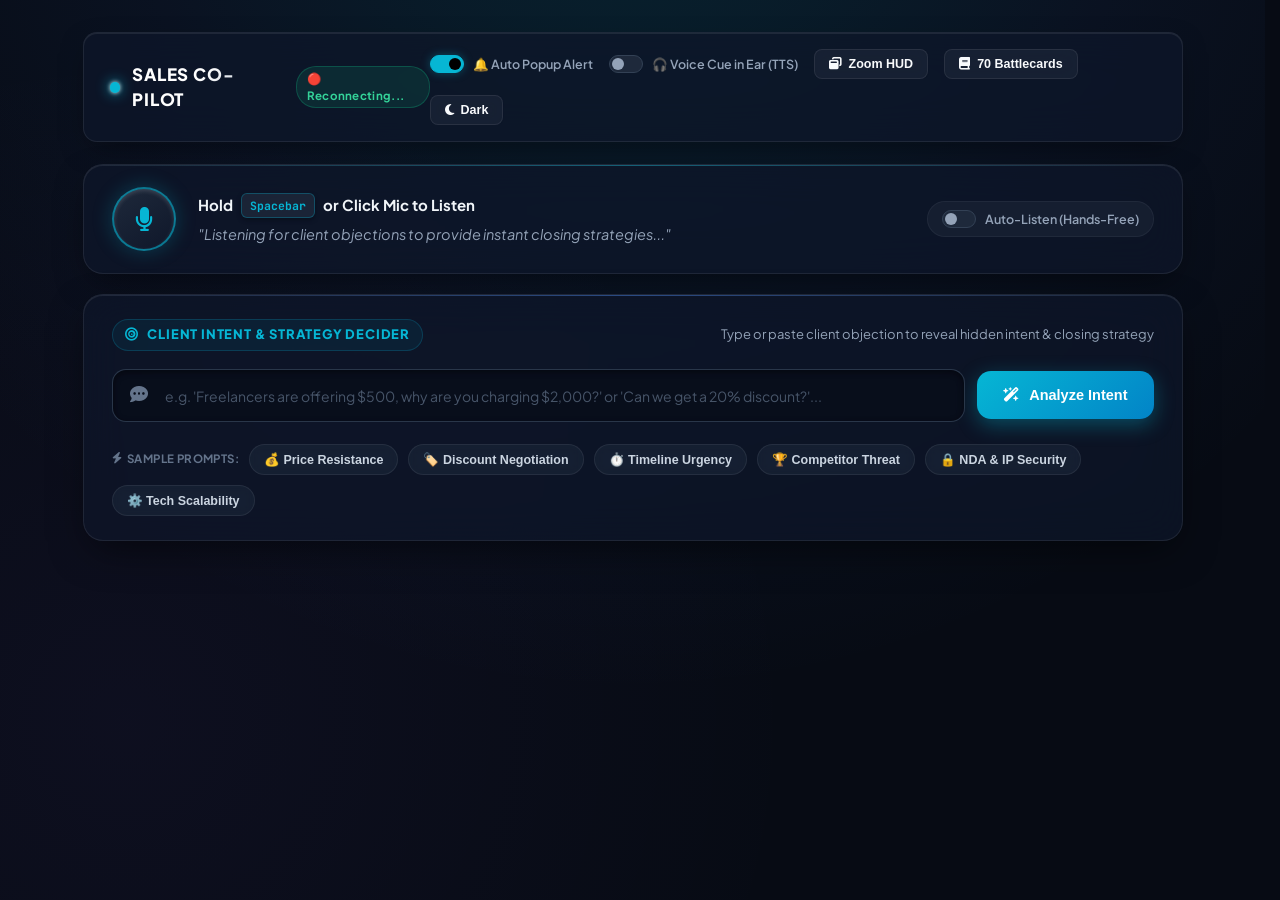
<file: static/index.html>
<!DOCTYPE html>
<html lang="en">
<head>
  <meta charset="UTF-8" />
  <meta name="viewport" content="width=device-width, initial-scale=1.0" />
  <title>Sales Voice Co-Pilot | Simple Live Assistant</title>
  
  <!-- Fonts -->
  <link rel="preconnect" href="https://fonts.googleapis.com" />
  <link rel="preconnect" href="https://fonts.gstatic.com" crossorigin />
  <link href="https://fonts.googleapis.com/css2?family=Plus+Jakarta+Sans:wght@400;500;600;700;800&family=JetBrains+Mono:wght@500;700&display=swap" rel="stylesheet" />
  
  <!-- Icons -->
  <link rel="stylesheet" href="https://cdnjs.cloudflare.com/ajax/libs/font-awesome/6.4.0/css/all.min.css" />
  
  <!-- Stylesheet -->
  <link rel="stylesheet" href="/static/css/style.css" />
</head>
<body class="simple-theme">

  <!-- Minimal App Wrapper -->
  <div class="app-layout">
    
    <!-- Top Simple Header -->
    <header class="app-header">
      <div class="brand">
        <div class="brand-dot"></div>
        <span class="brand-title">SALES CO-PILOT</span>
        <span class="badge-status" id="statusPill">🟢 Ready</span>
      </div>

      <!-- Quick Mode Switches & Popup Toggles -->
      <div class="header-options">
        <label class="toggle-control" title="Automatically displays strategy popup when objection is detected">
          <input type="checkbox" id="chkAutoPopup" checked />
          <span class="toggle-slider"></span>
          <span class="toggle-label">🔔 Auto Popup Alert</span>
        </label>

        <label class="toggle-control" title="Speaks suggested strategy cue into earphones via Text-to-Speech">
          <input type="checkbox" id="chkAutoTts" />
          <span class="toggle-slider"></span>
          <span class="toggle-label">🎧 Voice Cue in Ear (TTS)</span>
        </label>

        <button class="btn-clean" id="btnToggleHud" title="Floating mini HUD for Zoom/Meet">
          <i class="fa-solid fa-window-restore"></i> Zoom HUD
        </button>

        <button class="btn-clean" id="btnOpenKB" title="View all 70 battlecards">
          <i class="fa-solid fa-book"></i> 70 Battlecards
        </button>

        <!-- Theme Toggle Button -->
        <button class="btn-clean btn-theme-toggle" id="btnThemeToggle" title="Switch Dark / Light Mode">
          <i class="fa-solid fa-moon" id="themeIcon"></i>
          <span id="themeText">Dark</span>
        </button>
      </div>
    </header>

    <!-- Main Simple Content -->
    <main class="main-content">
      
      <!-- Mic & Live Listening Bar -->
      <div class="voice-hero-bar">
        <button class="main-mic-btn" id="btnMasterMic" title="Click to start or Hold Spacebar">
          <i class="fa-solid fa-microphone"></i>
        </button>
        
        <div class="voice-hero-info">
          <div class="voice-status-title" id="stageBadgeText">Hold <kbd>Spacebar</kbd> or Click Mic to Listen</div>
          <div class="voice-transcript-snippet" id="liveTranscriptDisplay">
            "Listening for client objections to provide instant closing strategies..."
          </div>
        </div>

        <div class="voice-controls-right">
          <label class="toggle-control auto-listen-toggle">
            <input type="checkbox" id="chkContinuousVad" />
            <span class="toggle-slider"></span>
            <span class="toggle-label">Auto-Listen (Hands-Free)</span>
          </label>
        </div>
      </div>

      <!-- Intent Decider & Text Strategy Input Box -->
      <div class="intent-analyzer-card">
        <div class="intent-card-header">
          <div class="intent-title-badge">
            <i class="fa-solid fa-bullseye text-cyan"></i>
            <span>CLIENT INTENT & STRATEGY DECIDER</span>
          </div>
          <span class="intent-subtext">Type or paste client objection to reveal hidden intent & closing strategy</span>
        </div>

        <div class="intent-input-group">
          <div class="input-wrapper">
            <i class="fa-solid fa-comment-dots input-icon"></i>
            <input 
              type="text" 
              id="txtClientIntentInput" 
              placeholder="e.g. 'Freelancers are offering $500, why are you charging $2,000?' or 'Can we get a 20% discount?'..." 
              autocomplete="off"
            />
          </div>
          <button class="btn-analyze-intent" id="btnAnalyzeIntent">
            <i class="fa-solid fa-wand-magic-sparkles"></i>
            <span>Analyze Intent</span>
          </button>
        </div>

        <!-- Quick Intent Presets -->
        <div class="intent-presets">
          <span class="preset-label"><i class="fa-solid fa-bolt"></i> Sample Prompts:</span>
          <button class="preset-chip" data-intent="Your price is too high, freelancers are offering $500">💰 Price Resistance</button>
          <button class="preset-chip" data-intent="Can we get a 20% discount if we sign this week?">🏷️ Discount Negotiation</button>
          <button class="preset-chip" data-intent="We need this completed and launched within 10 days ASAP">⏱️ Timeline Urgency</button>
          <button class="preset-chip" data-intent="Another agency has promised 50% cheaper rates and same features">🏆 Competitor Threat</button>
          <button class="preset-chip" data-intent="How do we ensure our proprietary source code is safe and NDA signed?">🔒 NDA & IP Security</button>
          <button class="preset-chip" data-intent="Can your team handle heavy traffic and scalable Python/React architecture?">⚙️ Tech Scalability</button>
        </div>
      </div>

    </main>

  </div>

  <!-- 🎯 DEDICATED CLIENT INTENT & STRATEGY POPUP MODAL -->
  <div class="intent-modal-overlay" id="intentStrategyModal" style="display: none;">
    <div class="intent-modal-card">
      
      <!-- Modal Header -->
      <div class="intent-modal-header">
        <div class="intent-badge-wrap">
          <span class="intent-tag-badge" id="modalIntentBadge">
            <i class="fa-solid fa-bullseye" id="modalIntentIcon"></i>
            <span id="modalIntentTitle">PRICE RESISTANCE & BUDGET</span>
          </span>
          <span class="confidence-pill" id="modalConfidencePill">🎯 92% Confidence</span>
          <span class="kb-ref-tag" id="modalKbRef"><i class="fa-solid fa-book-bookmark"></i> Matched: Q14 Battlecard</span>
          <span class="modal-live-badge"><span class="live-pulse-dot"></span> Continuous Auto-Detect Active</span>
        </div>
        <button class="btn-close-modal" id="btnCloseIntentModal" title="Close Popup (Esc)"><i class="fa-solid fa-xmark"></i></button>
      </div>

      <!-- Modal Body (Widescreen 2-Column Dashboard) -->
      <div class="intent-modal-body modal-dashboard-grid">
        
        <!-- Left Column: Context & Psychology -->
        <div class="modal-col-intel">
          
          <!-- User Input Quote -->
          <div class="client-quote-box">
            <span class="quote-label"><i class="fa-solid fa-quote-left"></i> Client's Statement:</span>
            <div class="quote-text" id="modalClientText">"Your pricing is too high, freelancers are offering $500."</div>
          </div>

          <!-- Psychology & Hidden Meaning -->
          <div class="psychology-box">
            <div class="psychology-item">
              <span class="psy-title"><i class="fa-solid fa-brain text-cyan"></i> Client Mindset:</span>
              <p id="modalClientMindset">Cost-conscious, evaluating value gap versus low-cost alternatives.</p>
            </div>
            <div class="psychology-item">
              <span class="psy-title"><i class="fa-solid fa-shield-halved text-yellow"></i> Hidden Fear:</span>
              <p id="modalHiddenConcern">Afraid of overpaying, project failure, or receiving low return on investment.</p>
            </div>
          </div>

          <!-- Tactical Dos & Don'ts -->
          <div class="tactical-guidance-grid">
            <div class="tactical-card dos">
              <div class="tactical-title"><i class="fa-solid fa-circle-check text-emerald"></i> Do:</div>
              <ul id="modalDosList">
                <li>Anchor on total cost of ownership, automated testing, and security</li>
              </ul>
            </div>
            <div class="tactical-card donts">
              <div class="tactical-title"><i class="fa-solid fa-circle-xmark text-rose"></i> Avoid:</div>
              <ul id="modalDontsList">
                <li>Do not lower pricing without proportionally adjusting project scope</li>
              </ul>
            </div>
          </div>

        </div>

        <!-- Right Column: Hero Closing Script -->
        <div class="modal-col-action">
          
          <div class="pitch-box modal-pitch">
            <div class="pitch-header-strip">
              <span class="pitch-label"><i class="fa-solid fa-lightbulb text-yellow"></i> RECOMMENDED CLOSING RESPONSE (EXACT PITCH):</span>
              <span class="script-badge">Ready-to-Speak</span>
            </div>
            <div class="pitch-text modal-pitch-text" id="modalPitchText">
              "Our pricing covers end-to-end software engineering, production-grade security, automated testing, and dedicated project management to ensure zero technical debt and guaranteed business continuity."
            </div>
          </div>

          <!-- Action Controls directly under the pitch -->
          <div class="modal-action-bar">
            <button class="btn-popup-action" id="btnModalListen">
              <i class="fa-solid fa-volume-high"></i> Listen (TTS)
            </button>
            <button class="btn-popup-action primary" id="btnModalCopy">
              <i class="fa-solid fa-copy"></i> <span id="btnModalCopyText">Copy Closing Pitch</span>
            </button>
          </div>

        </div>

      </div>

    </div>
  </div>

  <!-- 🚨 REAL-TIME SMART STRATEGY POPUP (Slides in automatically on detection) -->
  <div class="smart-strategy-popup" id="smartStrategyPopup" style="display: none;">
    <div class="popup-glass-content">
      <div class="popup-top">
        <div class="popup-title">
          <i class="fa-solid fa-circle-exclamation text-yellow"></i>
          <span id="popupTitle">CLIENT OBJECTION DETECTED</span>
        </div>
        <button class="popup-close-btn" id="btnClosePopup"><i class="fa-solid fa-xmark"></i></button>
      </div>

      <div class="popup-q-matched" id="popupMatchedQ">
        "Your pricing is significantly higher..."
      </div>

      <div class="popup-strategy-cue">
        <span class="cue-label">💡 SUGGESTED STRATEGY:</span>
        <p class="cue-text" id="popupPitchText">
          "Our pricing covers end-to-end software engineering, production-grade security, automated testing, and dedicated project management..."
        </p>
      </div>

      <div class="popup-footer">
        <button class="btn-popup-action primary" id="btnPopupCopy">
          <i class="fa-solid fa-copy"></i> 1-Click Copy
        </button>
        <button class="btn-popup-action" id="btnPopupListen">
          <i class="fa-solid fa-volume-high"></i> Speak in Ear
        </button>
      </div>
    </div>
  </div>

  <!-- FLOATING MINI ZOOM HUD OVERLAY -->
  <div class="mini-hud-widget" id="miniHudWidget" style="display: none;">
    <div class="mini-hud-header" id="miniHudHeader">
      <span><i class="fa-solid fa-brain text-cyan"></i> ZOOM SALES HUD</span>
      <div class="mini-hud-controls">
        <input type="range" id="miniHudOpacity" min="30" max="100" value="90" title="Opacity" style="width: 50px;" />
        <button id="btnCloseMiniHud"><i class="fa-solid fa-xmark"></i></button>
      </div>
    </div>
    <div class="mini-hud-body">
      <div class="mini-hud-q" id="hudDetectedQ">Client: "Pricing higher than freelancers"</div>
      <div class="mini-hud-pitch" id="hudPitch">
        "Our pricing covers end-to-end software engineering, production-grade security, testing, and complete project accountability."
      </div>
      <div class="mini-hud-actions">
        <button class="btn-mini" id="btnMiniCopy"><i class="fa-solid fa-copy"></i> Copy</button>
        <button class="btn-mini" id="btnMiniMic"><i class="fa-solid fa-microphone"></i> Talk</button>
      </div>
    </div>
  </div>

  <!-- KNOWLEDGE BASE MODAL (70 BATTLECARDS) -->
  <div class="simple-modal" id="kbModal" style="display: none;">
    <div class="modal-card">
      <div class="modal-card-header">
        <h3><i class="fa-solid fa-book text-cyan"></i> 70 Sales Battlecards (zoom.pdf)</h3>
        <button class="btn-close-modal" id="btnCloseKBModal"><i class="fa-solid fa-xmark"></i></button>
      </div>
      <div class="modal-search">
        <input type="text" id="kbSearchInput" placeholder="Search by objection, keyword, pricing, timeline..." />
      </div>
      <div class="modal-cards-list" id="kbCardsContainer">
        <!-- Dynamically injected -->
      </div>
    </div>
  </div>

  <!-- 🎙️ LIVE MEETING CONNECTION & AUDIO STREAM MODAL -->
  <div class="intent-modal-overlay meeting-modal-overlay" id="meetingModal" style="display: none;">
    <div class="intent-modal-card meeting-modal-card">
      
      <!-- Modal Header -->
      <div class="intent-modal-header">
        <div class="intent-badge-wrap">
          <span class="intent-tag-badge badge-cyan">
            <i class="fa-solid fa-satellite-dish"></i>
            <span>LIVE MEETING CO-PILOT</span>
          </span>
          <span class="confidence-pill" id="meetingStatusBadge">⚡ Ready to Connect</span>
        </div>
        <button class="btn-close-modal" id="btnCloseMeetingModal" title="Close Popup (Esc)"><i class="fa-solid fa-xmark"></i></button>
      </div>

      <!-- Modal Body -->
      <div class="meeting-modal-body">
        <div class="meeting-intro">
          <h4>Connect Meeting Audio for Real-Time Sales Intelligence</h4>
          <p>Provide your meeting link or connect your browser tab audio. The Co-Pilot will listen to client objections live and trigger closing battlecards instantly.</p>
        </div>

        <!-- Meeting URL Input Group -->
        <div class="meeting-url-box">
          <label for="txtMeetingUrl" class="meeting-input-label">
            <i class="fa-solid fa-link text-cyan"></i> Meeting URL (Google Meet / Zoom / MS Teams):
          </label>
          <div class="input-wrapper">
            <i class="fa-solid fa-globe input-icon"></i>
            <input 
              type="url" 
              id="txtMeetingUrl" 
              placeholder="e.g. https://meet.google.com/xyz-abcd-efg or Zoom link..." 
              autocomplete="off"
            />
            <button class="btn-open-url" id="btnLaunchMeetingTab" title="Open Meeting in New Tab">
              <i class="fa-solid fa-arrow-up-right-from-square"></i> Open
            </button>
          </div>

          <!-- Quick Meeting Presets -->
          <div class="meeting-presets">
            <span class="preset-label"><i class="fa-solid fa-bolt"></i> Quick Launch:</span>
            <button type="button" class="meeting-preset-chip" data-prefix="https://meet.google.com/">
              <i class="fa-brands fa-google text-cyan"></i> Google Meet
            </button>
            <button type="button" class="meeting-preset-chip" data-prefix="https://zoom.us/join">
              <i class="fa-solid fa-video text-blue"></i> Zoom
            </button>
            <button type="button" class="meeting-preset-chip" data-prefix="https://teams.microsoft.com/">
              <i class="fa-brands fa-microsoft text-purple"></i> MS Teams
            </button>
          </div>
        </div>

        <!-- Audio Source Selection Cards -->
        <div class="audio-source-grid">
          <div class="source-card active" id="cardSourceTab" data-source="tab">
            <div class="source-icon"><i class="fa-solid fa-display text-cyan"></i></div>
            <div class="source-info">
              <h5>Meeting Tab / System Audio <span class="badge-rec">Recommended</span></h5>
              <p>Captures client's live voice directly from Google Meet or Zoom tab.</p>
            </div>
            <div class="source-radio"><i class="fa-solid fa-circle-dot text-cyan"></i></div>
          </div>

          <div class="source-card" id="cardSourceMic" data-source="mic">
            <div class="source-icon"><i class="fa-solid fa-microphone text-emerald"></i></div>
            <div class="source-info">
              <h5>Direct Microphone</h5>
              <p>Captures your room or headset mic for continuous live listening.</p>
            </div>
            <div class="source-radio"><i class="fa-regular fa-circle"></i></div>
          </div>
        </div>

        <!-- Live Audio Waveform & Status Container (Visible when streaming) -->
        <div class="meeting-stream-status" id="meetingStreamStatus" style="display: none;">
          <div class="stream-wave-indicator">
            <span class="wave-bar"></span>
            <span class="wave-bar"></span>
            <span class="wave-bar"></span>
            <span class="wave-bar"></span>
            <span class="wave-bar"></span>
          </div>
          <div class="stream-text-info">
            <span class="stream-live-label"><i class="fa-solid fa-circle text-rose live-blink"></i> Actively Listening to Client Voice...</span>
            <span class="stream-subtext" id="streamSubtext">Whisper STT & RAG Intent Decider active</span>
          </div>
        </div>

        <!-- Modal Actions -->
        <div class="meeting-modal-actions">
          <button class="btn-popup-action primary meeting-btn-start" id="btnStartMeetingAudio">
            <i class="fa-solid fa-satellite-dish"></i> Connect Audio & Start Co-Pilot
          </button>
          <button class="btn-popup-action danger meeting-btn-stop" id="btnStopMeetingAudio" style="display: none;">
            <i class="fa-solid fa-stop"></i> Disconnect Stream
          </button>
        </div>

      </div>

    </div>
  </div>

  <!-- Toast Container -->
  <div class="toast-box" id="toastBox"></div>

  <!-- Scripts -->
  <script src="/static/js/app.js"></script>
</body>
</html>
</file>
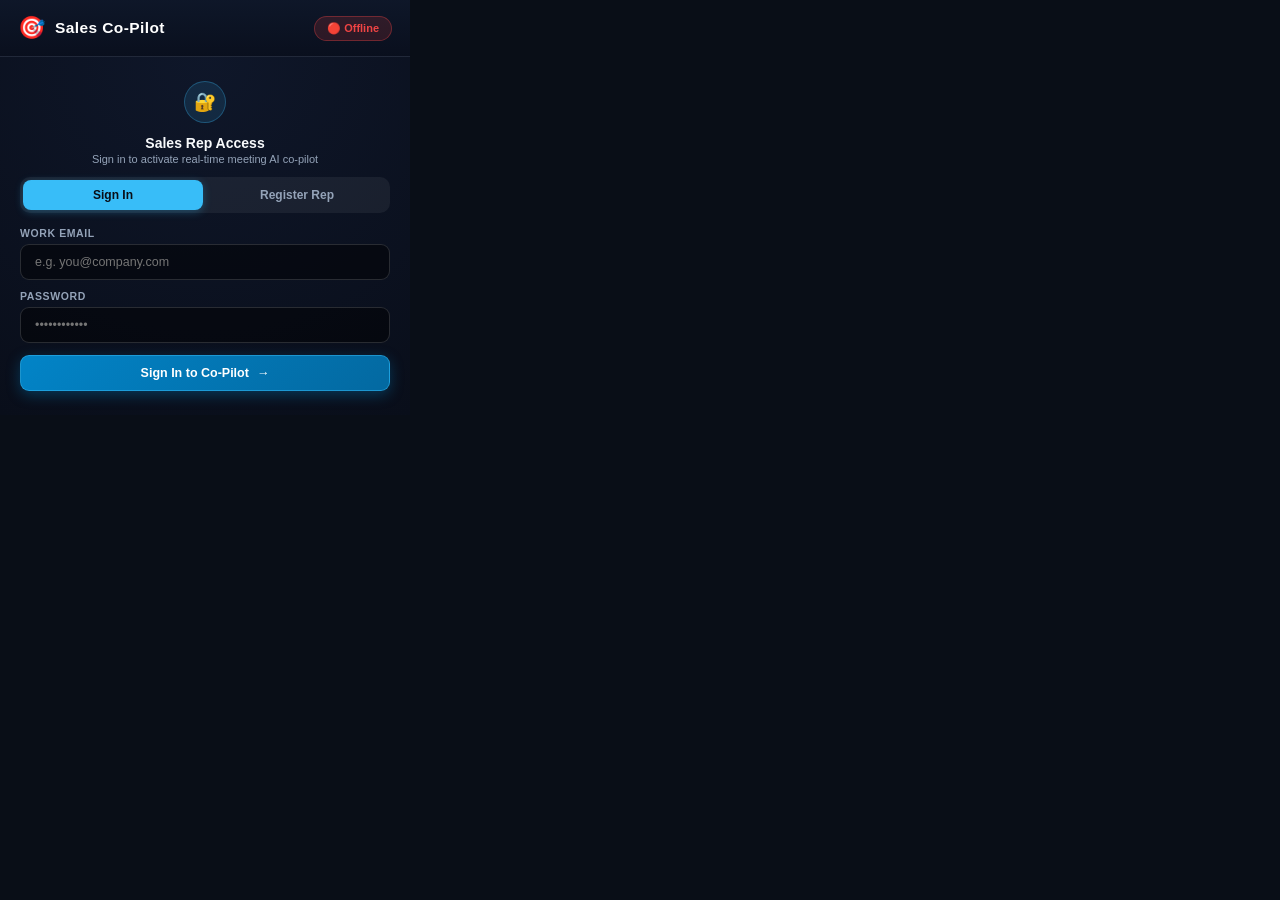
<file: chrome_extension/popup/popup.html>
<!DOCTYPE html>
<html lang="en">
<head>
  <meta charset="UTF-8">
  <link rel="stylesheet" href="popup.css">
  <title>Sales Co-Pilot Extension</title>
</head>
<body>
  <!-- Top Header -->
  <div class="popup-header">
    <div class="logo-section">
      <span class="logo-icon">🎯</span>
      <span class="logo-text">Sales Co-Pilot</span>
    </div>
    <div style="display:flex; align-items:center; gap:8px;">
      <button id="btnHeaderUploadDoc" class="header-action-btn" style="display:none;" title="Upload custom playbook & generate strategies">
        <span>📤 Upload Playbook</span>
      </button>
      <span id="backendStatus" class="status-badge offline">🔴 Offline</span>
    </div>
  </div>

  <!-- Hidden File Input for Direct Playbook Upload -->
  <input type="file" id="popupFileInput" accept=".pdf,.docx,.txt,.csv" style="display:none;" />

  <!-- ========================================================================= -->
  <!-- 🔐 VIEW 1: AUTHENTICATION VIEW (SIGN IN / REGISTER ONLY) -->
  <!-- ========================================================================= -->
  <div id="authLoggedOutView" class="auth-gate-card" style="display:block;">
    <div class="auth-card-title">
      <div class="auth-lock-circle">🔐</div>
      <div style="font-weight:700; font-size:14px; color:#f8fafc; margin-top:6px;">Sales Rep Access</div>
      <div style="font-size:11px; color:#94a3b8; margin-top:2px;">Sign in to activate real-time meeting AI co-pilot</div>
    </div>

    <div id="authSuccessMsg" class="auth-success-pill" style="display:none;"></div>

    <div class="auth-toggle-row" style="margin-top:12px;">
      <button type="button" id="btnTabLogin" class="tab-btn active">Sign In</button>
      <button type="button" id="btnTabRegister" class="tab-btn">Register Rep</button>
    </div>

    <!-- Login Form -->
    <form id="formMiniLogin" style="display:block; margin-top:10px;">
      <div class="form-field">
        <label class="field-label">Work Email</label>
        <input type="email" id="txtPopupEmail" placeholder="e.g. you@company.com" required autocomplete="email" />
      </div>
      <div class="form-field" style="margin-top:8px;">
        <label class="field-label">Password</label>
        <input type="password" id="txtPopupPassword" placeholder="••••••••••••" required autocomplete="current-password" />
      </div>
      <button type="submit" id="btnPopupLogin" class="btn-auth-action" style="margin-top:12px;">
        <span>Sign In to Co-Pilot</span> &rarr;
      </button>
    </form>

    <!-- Register Form -->
    <form id="formMiniRegister" style="display:none; margin-top:10px;">
      <div class="form-field">
        <label class="field-label">Full Name</label>
        <input type="text" id="txtPopupRegName" placeholder="e.g. Hamza Tariq" required />
      </div>
      <div class="form-field" style="margin-top:8px;">
        <label class="field-label">Work Email</label>
        <input type="email" id="txtPopupRegEmail" placeholder="e.g. rep@xortlogix.com" required />
      </div>
      <div class="form-field" style="margin-top:8px;">
        <label class="field-label">Password</label>
        <input type="password" id="txtPopupRegPassword" placeholder="Create password..." required />
      </div>
      <button type="submit" id="btnPopupRegister" class="btn-auth-action" style="margin-top:12px;">
        <span>Create Sales Rep Account</span> &rarr;
      </button>
    </form>

    <div id="authErrorMsg" class="auth-error-pill" style="display:none;"></div>
  </div>

  <!-- ========================================================================= -->
  <!-- 🚀 VIEW 2: AUTHENTICATED MAIN DASHBOARD VIEW (ONLY VISIBLE WHEN LOGGED IN) -->
  <!-- ========================================================================= -->
  <div id="mainDashboardView" style="display:none;">
    
    <!-- User Profile Bar -->
    <div class="auth-strip" id="authLoggedInView" style="display:flex; justify-content:space-between; align-items:center;">
      <div class="user-info-badge">
        <span id="userRoleEmoji" style="font-size:14px;">👤</span>
        <span id="userDisplayName" style="font-weight:600; color:#38bdf8; font-size:12px;">Sales Rep</span>
        <span id="userRoleBadge" class="role-pill">Rep</span>
      </div>
      <button id="btnLogout" class="btn-logout" title="Sign Out of Co-Pilot">✕</button>
    </div>

    <!-- Active Strategy Knowledge Status -->
    <div class="kb-strip" id="kbStrip">
      <div class="kb-label" style="display:flex; align-items:center; gap:6px; overflow:hidden;">
        <span>📚</span>
        <span id="lblActiveDocName" style="color:#38bdf8; font-weight:600; white-space:nowrap; overflow:hidden; text-overflow:ellipsis; max-width:170px;">zoom.pdf</span>
      </div>
      <div style="display:flex; align-items:center; gap:6px;">
        <span id="lblActiveDocCards" class="cards-count-pill">70 Cards</span>
        <button id="btnUploadDocMini" class="btn-mini-upload" title="Upload custom playbook documents">📤 Upload</button>
      </div>
    </div>

    <!-- Upload Status Alert Box -->
    <div id="uploadStatusAlert" class="upload-alert" style="display:none;"></div>

    <!-- Meeting Connection Section -->
    <div class="meeting-connect-section">
      <div class="section-label-prominent">🔗 LIVE MEETING HOOK (Google Meet / Zoom / Teams)</div>
      <div class="input-group prominent">
        <span class="input-icon">🌐</span>
        <input type="text" id="meetingUrlInput" placeholder="https://meet.google.com/xyz-abc-def" autofocus autocomplete="off" />
        <button id="btnPasteUrl" class="icon-btn" title="Paste from clipboard">📋 Paste</button>
      </div>
      
      <div class="button-group">
        <button id="btnConnectMeeting" class="connect-btn primary glowing">
          <span class="btn-icon">🚀</span>
          <span id="connectBtnText">Connect Meeting & Start Co-Pilot</span>
        </button>
        <button id="btnToggleCapture" class="capture-btn secondary">
          <span class="btn-icon">🎤</span>
          <span id="btnText">Listen Active Tab Instead</span>
        </button>
      </div>
      <p id="captureStatus" class="capture-status">Paste meeting link or attach to current tab</p>
    </div>

    <!-- Live Transcript Preview -->
    <div class="transcript-section">
      <div class="section-label">Live Speech Stream</div>
      <div id="liveTranscript" class="transcript-box">Waiting for meeting audio...</div>
    </div>

    <!-- Last Strategy Found -->
    <div class="strategy-section" id="strategySection" style="display:none">
      <div class="section-label">🎯 Detected Objection & Strategy</div>
      <div id="lastStrategy" class="strategy-preview"></div>
    </div>

    <!-- Stats Row -->
    <div class="stats-row">
      <div class="stat"><span id="queryCount">0</span><small>Queries</small></div>
      <div class="stat"><span id="matchCount">0</span><small>Matches</small></div>
      <div class="stat"><span id="sessionTime">00:00</span><small>Session</small></div>
    </div>

    <!-- Footer with link to Full Cockpit -->
    <div class="popup-footer">
      <a href="http://127.0.0.1:8000" target="_blank" id="lnkOpenCockpit" style="color:#38bdf8; text-decoration:none; font-weight:600; font-size:11px;">
        🖥️ Open Full Web Cockpit & Upload Docs &rarr;
      </a>
    </div>

  </div>

  <!-- ========================================================================= -->
  <!-- ⚡ VIEW 3: DEDICATED EMBEDDINGS & CHUNKING CONVERSION SCREEN -->
  <!-- ========================================================================= -->
  <div id="uploadProcessingView" class="processing-card" style="display:none;">
    <div class="processing-spinner-wrap">
      <div class="processing-spinner"></div>
      <div class="processing-spinner-inner">⚡</div>
    </div>
    
    <h3 class="processing-title" id="lblProcessingTitle">Converting to Embeddings...</h3>
    
    <div class="processing-file-badge" id="lblProcessingFileName">
      📄 playbook.pdf (43.0 KB)
    </div>

    <p class="processing-desc" id="lblProcessingDesc">
      Your document is being parsed, chunked, and converted into neural vector embeddings. Kindly wait a moment...
    </p>

    <div class="processing-steps">
      <div class="proc-step active" id="step1">
        <span class="step-dot">●</span> <span>1. Extracting text & Q&A battlecards</span>
      </div>
      <div class="proc-step active" id="step2">
        <span class="step-dot spin">◐</span> <span>2. Generating vector embeddings in ChromaDB</span>
      </div>
      <div class="proc-step" id="step3">
        <span class="step-dot">☁️</span> <span>3. Syncing backup to Admin Google Drive</span>
      </div>
    </div>

    <div id="uploadSuccessBanner" class="proc-success-pill" style="display:none;">
      🎉 Strategy Battlecards Generated & Ingested!
    </div>
  </div>

  <script src="popup.js"></script>
</body>
</html>
</file>
<file: static/css/style.css>
/* ==========================================================================
   Voice RAG Sales Co-Pilot - Next-Gen Cyber-Dark Executive UI
   ========================================================================== */

:root {
  --bg-dark: #070b14;
  --panel-bg: rgba(15, 23, 42, 0.72);
  --panel-border: rgba(255, 255, 255, 0.08);
  --panel-border-hover: rgba(6, 182, 212, 0.35);
  
  --accent-cyan: #06b6d4;
  --accent-cyan-glow: rgba(6, 182, 212, 0.35);
  --accent-blue: #3b82f6;
  --accent-emerald: #10b981;
  --accent-amber: #f59e0b;
  --accent-rose: #ef4444;
  --accent-purple: #8b5cf6;
  
  --text-main: #f8fafc;
  --text-muted: #94a3b8;
  --text-dim: #64748b;
  
  --radius-sm: 8px;
  --radius-md: 14px;
  --radius-lg: 20px;
}

html {
  scrollbar-gutter: stable;
  overflow-y: scroll;
}

* {
  box-sizing: border-box;
  margin: 0;
  padding: 0;
}

body.simple-theme {
  background-color: var(--bg-dark);
  background-image: 
    radial-gradient(circle at 50% -20%, rgba(6, 182, 212, 0.15) 0%, rgba(59, 130, 246, 0.06) 40%, transparent 70%),
    radial-gradient(circle at 10% 80%, rgba(139, 92, 246, 0.05) 0%, transparent 50%);
  background-attachment: fixed;
  color: var(--text-main);
  font-family: 'Plus Jakarta Sans', -apple-system, BlinkMacSystemFont, 'Segoe UI', Roboto, sans-serif;
  font-size: 15px;
  line-height: 1.5;
  min-height: 100vh;
  padding: 32px 20px 40px;
  display: flex;
  justify-content: center;
  align-items: flex-start;
  -webkit-font-smoothing: antialiased;
}

.app-layout {
  width: 100%;
  max-width: 1100px;
  margin: 0 auto;
  display: flex;
  flex-direction: column;
  gap: 22px;
}

/* ==========================================================================
   App Header Bar
   ========================================================================== */
.app-header {
  display: flex;
  align-items: center;
  justify-content: space-between;
  background: var(--panel-bg);
  backdrop-filter: blur(20px);
  -webkit-backdrop-filter: blur(20px);
  border: 1px solid var(--panel-border);
  box-shadow: 0 10px 30px -10px rgba(0, 0, 0, 0.5), inset 0 1px 0 rgba(255, 255, 255, 0.08);
  padding: 16px 26px;
  border-radius: var(--radius-md);
  transition: background-color 0.2s ease, border-color 0.2s ease, box-shadow 0.2s ease;
}

.brand {
  display: flex;
  align-items: center;
  gap: 12px;
}

.brand-dot {
  width: 11px;
  height: 11px;
  background: var(--accent-cyan);
  border-radius: 50%;
  box-shadow: 0 0 14px var(--accent-cyan), 0 0 4px #fff;
  animation: pulseBrandDot 2s infinite ease-in-out;
}

@keyframes pulseBrandDot {
  0%, 100% { transform: scale(1); opacity: 1; }
  50% { transform: scale(1.2); opacity: 0.8; }
}

.brand-title {
  font-weight: 800;
  font-size: 17px;
  letter-spacing: 0.8px;
  background: linear-gradient(135deg, #ffffff 40%, #94a3b8 100%);
  -webkit-background-clip: text;
  -webkit-text-fill-color: transparent;
}

.badge-status {
  font-size: 11.5px;
  background: rgba(16, 185, 129, 0.12);
  color: #34d399;
  border: 1px solid rgba(16, 185, 129, 0.28);
  padding: 3px 10px;
  border-radius: 20px;
  font-weight: 700;
  letter-spacing: 0.3px;
  display: inline-flex;
  align-items: center;
  gap: 5px;
}

.header-options {
  display: flex;
  align-items: center;
  gap: 16px;
  flex-wrap: wrap;
}

/* Switches & Actions */
.toggle-control {
  display: flex;
  align-items: center;
  gap: 9px;
  font-size: 12.5px;
  font-weight: 600;
  color: var(--text-muted);
  cursor: pointer;
  user-select: none;
  transition: color 0.2s;
}

.toggle-control:hover {
  color: var(--text-main);
}

.toggle-control input {
  display: none;
}

.toggle-slider {
  width: 34px;
  height: 18px;
  background: #1e293b;
  border: 1px solid #334155;
  border-radius: 12px;
  position: relative;
  transition: all 0.25s ease;
}

.toggle-slider::after {
  content: '';
  position: absolute;
  width: 12px;
  height: 12px;
  background: #94a3b8;
  border-radius: 50%;
  top: 2px;
  left: 2px;
  transition: all 0.25s cubic-bezier(0.4, 0, 0.2, 1);
}

.toggle-control input:checked + .toggle-slider {
  background: var(--accent-cyan);
  border-color: var(--accent-cyan);
  box-shadow: 0 0 10px var(--accent-cyan-glow);
}

.toggle-control input:checked + .toggle-slider::after {
  background: #000;
  transform: translateX(16px);
}

.btn-clean {
  background: rgba(30, 41, 59, 0.6);
  border: 1px solid rgba(255, 255, 255, 0.08);
  color: var(--text-main);
  padding: 7px 14px;
  border-radius: var(--radius-sm);
  font-size: 12.5px;
  font-weight: 600;
  cursor: pointer;
  display: inline-flex;
  align-items: center;
  gap: 7px;
  transition: all 0.2s ease;
  backdrop-filter: blur(8px);
}

.btn-clean:hover {
  background: rgba(51, 65, 85, 0.8);
  border-color: var(--accent-cyan);
  transform: translateY(-1px);
  box-shadow: 0 4px 12px rgba(0, 0, 0, 0.3);
}

/* ==========================================================================
   Main Content Area
   ========================================================================== */
.main-content {
  display: flex;
  flex-direction: column;
  gap: 20px;
}

/* ==========================================================================
   Voice Hero Bar (Cyber-Dark Transducer Hub)
   ========================================================================== */
.voice-hero-bar {
  display: flex;
  align-items: center;
  gap: 22px;
  background: var(--panel-bg);
  backdrop-filter: blur(20px);
  -webkit-backdrop-filter: blur(20px);
  border: 1px solid var(--panel-border);
  box-shadow: 0 12px 35px -10px rgba(0, 0, 0, 0.55), inset 0 1px 0 rgba(255, 255, 255, 0.08);
  padding: 22px 28px;
  border-radius: var(--radius-lg);
  transition: background-color 0.2s ease, border-color 0.2s ease, box-shadow 0.2s ease;
  position: relative;
  overflow: hidden;
}

.voice-hero-bar::before {
  content: '';
  position: absolute;
  top: 0;
  left: 0;
  right: 0;
  height: 1px;
  background: linear-gradient(90deg, transparent, rgba(6, 182, 212, 0.4), transparent);
}

.voice-hero-bar.listening {
  border-color: var(--accent-rose);
  box-shadow: 0 0 35px rgba(239, 68, 68, 0.25), inset 0 0 15px rgba(239, 68, 68, 0.1);
}

.main-mic-btn {
  width: 64px;
  height: 64px;
  border-radius: 50%;
  background: linear-gradient(145deg, #1e293b, #0f172a);
  border: 2px solid rgba(6, 182, 212, 0.6);
  color: var(--accent-cyan);
  font-size: 24px;
  display: flex;
  align-items: center;
  justify-content: center;
  cursor: pointer;
  transition: transform 0.2s cubic-bezier(0.34, 1.56, 0.64, 1), background 0.2s ease, box-shadow 0.2s ease;
  flex-shrink: 0;
  box-shadow: 0 0 20px rgba(6, 182, 212, 0.25), inset 0 2px 4px rgba(255, 255, 255, 0.15);
}

.main-mic-btn:hover {
  transform: scale(1.08);
  border-color: var(--accent-cyan);
  background: linear-gradient(135deg, var(--accent-cyan), #0284c7);
  color: #000;
  box-shadow: 0 0 30px rgba(6, 182, 212, 0.55);
}

.main-mic-btn.listening {
  background: linear-gradient(135deg, var(--accent-rose), #dc2626);
  border-color: #fca5a5;
  color: #fff;
  animation: pulseMicAura 1.2s infinite alternate;
}

@keyframes pulseMicAura {
  0% { transform: scale(1); box-shadow: 0 0 15px rgba(239, 68, 68, 0.5); }
  100% { transform: scale(1.1); box-shadow: 0 0 35px rgba(239, 68, 68, 0.9); }
}

.voice-hero-info {
  flex: 1;
  display: flex;
  flex-direction: column;
  gap: 6px;
}

.voice-status-title {
  font-size: 15px;
  font-weight: 700;
  color: #f1f5f9;
  display: flex;
  align-items: center;
  gap: 8px;
}

.voice-status-title kbd {
  background: rgba(30, 41, 59, 0.8);
  padding: 3px 8px;
  border-radius: 6px;
  font-size: 11.5px;
  font-family: 'JetBrains Mono', monospace;
  font-weight: 700;
  color: var(--accent-cyan);
  border: 1px solid rgba(6, 182, 212, 0.3);
  box-shadow: 0 2px 5px rgba(0, 0, 0, 0.3);
}

.voice-transcript-snippet {
  font-size: 14.5px;
  color: var(--text-muted);
  font-style: italic;
  white-space: nowrap;
  overflow: hidden;
  text-overflow: ellipsis;
  max-width: 580px;
}

.voice-controls-right {
  display: flex;
  align-items: center;
}

.auto-listen-toggle {
  background: rgba(30, 41, 59, 0.5);
  border: 1px solid rgba(255, 255, 255, 0.05);
  padding: 8px 14px;
  border-radius: 20px;
}

/* ==========================================================================
   Intent Analyzer & Strategy Decider Card
   ========================================================================== */
.intent-analyzer-card {
  background: var(--panel-bg);
  backdrop-filter: blur(20px);
  -webkit-backdrop-filter: blur(20px);
  border: 1px solid var(--panel-border);
  border-radius: var(--radius-lg);
  padding: 24px 28px;
  display: flex;
  flex-direction: column;
  gap: 18px;
  box-shadow: 0 14px 40px -10px rgba(0, 0, 0, 0.6), inset 0 1px 0 rgba(255, 255, 255, 0.08);
  transition: background-color 0.2s ease, border-color 0.2s ease, box-shadow 0.2s ease;
  position: relative;
  overflow: hidden;
}

.intent-analyzer-card::before {
  content: '';
  position: absolute;
  top: 0;
  left: 0;
  right: 0;
  height: 1px;
  background: linear-gradient(90deg, transparent, rgba(59, 130, 246, 0.4), transparent);
}

.intent-analyzer-card:focus-within {
  border-color: rgba(6, 182, 212, 0.45);
  box-shadow: 0 18px 50px -10px rgba(0, 0, 0, 0.7), 0 0 25px rgba(6, 182, 212, 0.15), inset 0 1px 0 rgba(255, 255, 255, 0.1);
}

.intent-card-header {
  display: flex;
  align-items: center;
  justify-content: space-between;
  flex-wrap: wrap;
  gap: 10px;
}

.intent-title-badge {
  display: flex;
  align-items: center;
  gap: 9px;
  font-size: 13px;
  font-weight: 800;
  letter-spacing: 0.8px;
  color: var(--accent-cyan);
  text-transform: uppercase;
  background: rgba(6, 182, 212, 0.08);
  padding: 5px 12px;
  border-radius: 20px;
  border: 1px solid rgba(6, 182, 212, 0.2);
}

.intent-subtext {
  font-size: 13px;
  color: var(--text-muted);
}

.intent-input-group {
  display: flex;
  align-items: center;
  gap: 12px;
}

.input-wrapper {
  position: relative;
  flex: 1;
  display: flex;
  align-items: center;
}

.input-icon {
  position: absolute;
  left: 18px;
  color: var(--text-dim);
  font-size: 18px;
  pointer-events: none;
  transition: color 0.2s;
}

.input-wrapper:focus-within .input-icon {
  color: var(--accent-cyan);
}

#txtClientIntentInput {
  width: 100%;
  background: rgba(8, 13, 24, 0.75);
  border: 1.5px solid rgba(51, 65, 85, 0.8);
  border-radius: var(--radius-md);
  padding: 16px 20px 16px 52px;
  color: #fff;
  font-size: 15.5px;
  font-family: inherit;
  outline: none;
  transition: all 0.25s ease;
  box-shadow: inset 0 2px 6px rgba(0, 0, 0, 0.4);
}

#txtClientIntentInput:focus {
  border-color: var(--accent-cyan);
  background: rgba(11, 18, 33, 0.9);
  box-shadow: 0 0 20px rgba(6, 182, 212, 0.2), inset 0 2px 6px rgba(0, 0, 0, 0.3);
}

#txtClientIntentInput::placeholder {
  color: #475569;
  font-size: 14px;
}

.btn-analyze-intent {
  background: linear-gradient(135deg, #06b6d4, #0284c7);
  color: #ffffff;
  border: none;
  padding: 16px 26px;
  border-radius: var(--radius-md);
  font-weight: 700;
  font-size: 14.5px;
  cursor: pointer;
  display: flex;
  align-items: center;
  gap: 10px;
  white-space: nowrap;
  transition: all 0.25s cubic-bezier(0.34, 1.56, 0.64, 1);
  box-shadow: 0 6px 20px rgba(6, 182, 212, 0.35);
}

.btn-analyze-intent:hover {
  transform: translateY(-2px);
  box-shadow: 0 8px 25px rgba(6, 182, 212, 0.55);
  background: linear-gradient(135deg, #22d3ee, #0ea5e9);
}

.btn-analyze-intent:active {
  transform: translateY(0);
}

.btn-analyze-intent.loading {
  opacity: 0.75;
  pointer-events: none;
}

/* Sample Prompts Chips Grid */
.intent-presets {
  display: flex;
  align-items: center;
  gap: 10px;
  flex-wrap: wrap;
  padding-top: 4px;
}

.preset-label {
  font-size: 11.5px;
  font-weight: 800;
  color: var(--text-dim);
  text-transform: uppercase;
  letter-spacing: 0.6px;
  display: flex;
  align-items: center;
  gap: 6px;
}

.preset-chip {
  background: rgba(30, 41, 59, 0.55);
  border: 1px solid rgba(255, 255, 255, 0.07);
  color: #cbd5e1;
  padding: 7px 14px;
  border-radius: 20px;
  font-size: 12.5px;
  font-weight: 600;
  cursor: pointer;
  transition: all 0.2s ease;
  backdrop-filter: blur(6px);
  display: inline-flex;
  align-items: center;
  gap: 6px;
}

.preset-chip:hover {
  background: rgba(51, 65, 85, 0.85);
  color: #fff;
  border-color: var(--accent-cyan);
  transform: translateY(-2px);
  box-shadow: 0 4px 14px rgba(6, 182, 212, 0.25);
}

/* ==========================================================================
   Dedicated Intent Strategy Popup Modal
   ========================================================================== */
.intent-modal-overlay {
  position: fixed;
  top: 0;
  left: 0;
  width: 100vw;
  height: 100vh;
  background: rgba(4, 8, 18, 0.85);
  backdrop-filter: blur(14px);
  -webkit-backdrop-filter: blur(14px);
  z-index: 99999;
  display: flex;
  align-items: center;
  justify-content: center;
  padding: 24px;
  animation: fadeInModal 0.25s cubic-bezier(0.16, 1, 0.3, 1);
}

@keyframes fadeInModal {
  from { opacity: 0; transform: scale(0.98); }
  to { opacity: 1; transform: scale(1); }
}

.intent-modal-card {
  background: #0c1426;
  border: 1px solid rgba(255, 255, 255, 0.12);
  border-radius: var(--radius-lg);
  width: 100%;
  max-width: 1020px;
  max-height: 94vh;
  box-shadow: 0 30px 80px rgba(0, 0, 0, 0.9), 0 0 50px rgba(6, 182, 212, 0.15), inset 0 1px 0 rgba(255, 255, 255, 0.12);
  display: flex;
  flex-direction: column;
  animation: popScale 0.3s cubic-bezier(0.34, 1.56, 0.64, 1);
  overflow: hidden;
}

@keyframes popScale {
  from { transform: scale(0.94); opacity: 0; }
  to { transform: scale(1); opacity: 1; }
}

.intent-modal-header {
  padding: 14px 22px;
  border-bottom: 1px solid rgba(255, 255, 255, 0.08);
  display: flex;
  align-items: center;
  justify-content: space-between;
  background: rgba(10, 17, 33, 0.95);
  flex-shrink: 0;
}

.intent-badge-wrap {
  display: flex;
  align-items: center;
  gap: 10px;
  flex-wrap: wrap;
}

.intent-tag-badge {
  display: inline-flex;
  align-items: center;
  gap: 7px;
  padding: 5px 14px;
  border-radius: 20px;
  font-size: 12.5px;
  font-weight: 800;
  letter-spacing: 0.5px;
  background: rgba(245, 158, 11, 0.18);
  color: #fbbf24;
  border: 1px solid rgba(245, 158, 11, 0.4);
  box-shadow: 0 0 14px rgba(245, 158, 11, 0.2);
}

.intent-tag-badge.badge-amber {
  background: rgba(245, 158, 11, 0.18);
  color: #fbbf24;
  border-color: rgba(245, 158, 11, 0.4);
}

.intent-tag-badge.badge-rose {
  background: rgba(239, 68, 68, 0.18);
  color: #f87171;
  border-color: rgba(239, 68, 68, 0.4);
}

.intent-tag-badge.badge-cyan {
  background: rgba(6, 182, 212, 0.18);
  color: #22d3ee;
  border-color: rgba(6, 182, 212, 0.4);
}

.intent-tag-badge.badge-emerald {
  background: rgba(16, 185, 129, 0.18);
  color: #34d399;
  border-color: rgba(16, 185, 129, 0.4);
}

.confidence-pill {
  font-size: 11.5px;
  font-weight: 700;
  color: #38bdf8;
  background: rgba(56, 189, 248, 0.12);
  border: 1px solid rgba(56, 189, 248, 0.25);
  padding: 3px 10px;
  border-radius: 16px;
}

.kb-ref-tag {
  font-size: 11.5px;
  font-weight: 600;
  color: #94a3b8;
  background: rgba(255, 255, 255, 0.05);
  border: 1px solid rgba(255, 255, 255, 0.08);
  padding: 3px 10px;
  border-radius: 16px;
  display: inline-flex;
  align-items: center;
  gap: 5px;
}

.modal-live-badge {
  font-size: 11px;
  font-weight: 700;
  color: #34d399;
  background: rgba(16, 185, 129, 0.12);
  border: 1px solid rgba(16, 185, 129, 0.28);
  padding: 3px 10px;
  border-radius: 16px;
  display: inline-flex;
  align-items: center;
  gap: 6px;
}

.live-pulse-dot {
  width: 7px;
  height: 7px;
  background: #10b981;
  border-radius: 50%;
  box-shadow: 0 0 8px #10b981;
  animation: pulseLiveDot 1.4s infinite ease-in-out;
}

@keyframes pulseLiveDot {
  0%, 100% { transform: scale(1); opacity: 1; }
  50% { transform: scale(1.3); opacity: 0.5; }
}

.modal-pitch.updated-flash {
  animation: flashUpdate 0.5s ease-out;
}

@keyframes flashUpdate {
  0% { border-color: #22d3ee; box-shadow: 0 0 35px rgba(6, 182, 212, 0.6); transform: scale(1.01); }
  100% { border-color: rgba(6, 182, 212, 0.45); box-shadow: 0 0 25px rgba(6, 182, 212, 0.12); transform: scale(1); }
}

.btn-close-modal {
  width: 30px;
  height: 30px;
  border-radius: 50%;
  background: rgba(255, 255, 255, 0.06);
  border: 1px solid rgba(255, 255, 255, 0.1);
  color: #cbd5e1;
  font-size: 13px;
  display: flex;
  align-items: center;
  justify-content: center;
  cursor: pointer;
  transition: all 0.2s;
}

.btn-close-modal:hover {
  background: rgba(239, 68, 68, 0.2);
  border-color: var(--accent-rose);
  color: #f87171;
}

/* 2-Column Dashboard Body */
.modal-dashboard-grid {
  padding: 18px 22px;
  display: grid;
  grid-template-columns: 1fr 1.3fr;
  gap: 18px;
  align-items: stretch;
}

@media (max-width: 820px) {
  .modal-dashboard-grid {
    grid-template-columns: 1fr;
    max-height: 80vh;
    overflow-y: auto;
  }
}

.modal-col-intel {
  display: flex;
  flex-direction: column;
  gap: 10px;
}

.client-quote-box {
  background: rgba(6, 11, 22, 0.85);
  border-left: 3px solid var(--accent-cyan);
  padding: 10px 14px;
  border-radius: 0 var(--radius-sm) var(--radius-sm) 0;
  border-top: 1px solid rgba(255, 255, 255, 0.04);
  border-right: 1px solid rgba(255, 255, 255, 0.04);
  border-bottom: 1px solid rgba(255, 255, 255, 0.04);
}

.quote-label {
  font-size: 10.5px;
  font-weight: 800;
  color: var(--text-dim);
  text-transform: uppercase;
  letter-spacing: 0.5px;
  display: block;
  margin-bottom: 2px;
}

.quote-text {
  font-size: 13px;
  color: #e2e8f0;
  font-style: italic;
  line-height: 1.35;
}

.psychology-box {
  display: grid;
  grid-template-columns: 1fr 1fr;
  gap: 8px;
}

.psychology-item {
  background: rgba(18, 27, 46, 0.7);
  border: 1px solid rgba(255, 255, 255, 0.06);
  border-radius: var(--radius-sm);
  padding: 10px 12px;
}

.psy-title {
  font-size: 10.5px;
  font-weight: 800;
  text-transform: uppercase;
  letter-spacing: 0.5px;
  display: flex;
  align-items: center;
  gap: 5px;
  margin-bottom: 4px;
}

.psychology-item p {
  font-size: 12px;
  color: #cbd5e1;
  line-height: 1.4;
}

.tactical-guidance-grid {
  display: grid;
  grid-template-columns: 1fr 1fr;
  gap: 8px;
}

.tactical-card {
  border-radius: var(--radius-sm);
  padding: 10px 12px;
  font-size: 11.5px;
}

.tactical-card.dos {
  background: rgba(16, 185, 129, 0.08);
  border: 1px solid rgba(16, 185, 129, 0.22);
}

.tactical-card.donts {
  background: rgba(239, 68, 68, 0.08);
  border: 1px solid rgba(239, 68, 68, 0.22);
}

.tactical-title {
  font-weight: 800;
  font-size: 11px;
  text-transform: uppercase;
  letter-spacing: 0.5px;
  margin-bottom: 6px;
  display: flex;
  align-items: center;
  gap: 5px;
}

.tactical-card ul {
  list-style: none;
  padding: 0;
  display: flex;
  flex-direction: column;
  gap: 4px;
}

.tactical-card.dos li::before {
  content: '✓ ';
  color: var(--accent-emerald);
  font-weight: bold;
}

.tactical-card.donts li::before {
  content: '✕ ';
  color: var(--accent-rose);
  font-weight: bold;
}

/* Right Column: Hero Closing Script */
.modal-col-action {
  display: flex;
  flex-direction: column;
  justify-content: space-between;
  gap: 12px;
}

.modal-pitch {
  background: linear-gradient(145deg, rgba(8, 14, 28, 0.95), rgba(11, 20, 38, 0.95)) !important;
  border: 1.5px solid rgba(6, 182, 212, 0.45) !important;
  border-radius: var(--radius-md);
  padding: 18px 20px;
  box-shadow: 0 0 25px rgba(6, 182, 212, 0.12), inset 0 1px 0 rgba(255, 255, 255, 0.1);
  flex: 1;
  display: flex;
  flex-direction: column;
}

.pitch-header-strip {
  display: flex;
  align-items: center;
  justify-content: space-between;
  flex-wrap: wrap;
  gap: 8px;
  margin-bottom: 10px;
}

.pitch-label {
  font-size: 11.5px;
  font-weight: 800;
  letter-spacing: 0.5px;
  color: #f1f5f9;
  display: flex;
  align-items: center;
  gap: 6px;
}

.script-badge {
  font-size: 10px;
  font-weight: 700;
  background: rgba(16, 185, 129, 0.18);
  color: #34d399;
  border: 1px solid rgba(16, 185, 129, 0.35);
  padding: 2px 8px;
  border-radius: 12px;
}

.modal-pitch-text {
  font-size: 15px !important;
  line-height: 1.6 !important;
  color: #ffffff !important;
  font-weight: 500;
  flex: 1;
}

.modal-action-bar {
  display: flex;
  align-items: center;
  justify-content: flex-end;
  gap: 10px;
}

.btn-popup-action {
  background: rgba(30, 41, 59, 0.8);
  border: 1px solid rgba(255, 255, 255, 0.1);
  color: #fff;
  padding: 9px 18px;
  border-radius: var(--radius-sm);
  font-size: 13px;
  font-weight: 600;
  cursor: pointer;
  display: inline-flex;
  align-items: center;
  gap: 7px;
  transition: all 0.2s ease;
}

.btn-popup-action:hover {
  background: rgba(51, 65, 85, 0.9);
  border-color: var(--accent-cyan);
  transform: translateY(-1px);
}

.btn-popup-action.primary {
  background: linear-gradient(135deg, #06b6d4, #0284c7);
  border: none;
  box-shadow: 0 4px 14px rgba(6, 182, 212, 0.35);
}

.btn-popup-action.primary:hover {
  box-shadow: 0 6px 18px rgba(6, 182, 212, 0.5);
  background: linear-gradient(135deg, #22d3ee, #0ea5e9);
}

/* ==========================================================================
   Toast Notification & Mini HUD
   ========================================================================== */
.toast-msg {
  position: fixed;
  bottom: 24px;
  right: 24px;
  background: rgba(15, 23, 42, 0.95);
  border: 1px solid rgba(6, 182, 212, 0.4);
  color: #fff;
  padding: 10px 18px;
  border-radius: 30px;
  font-size: 13px;
  font-weight: 600;
  box-shadow: 0 10px 30px rgba(0, 0, 0, 0.5);
  z-index: 100000;
  display: none;
  animation: fadeInToast 0.25s ease-out;
}

@keyframes fadeInToast {
  from { opacity: 0; transform: translateY(10px); }
  to { opacity: 1; transform: translateY(0); }
}

/* Mini HUD */
.mini-hud-widget {
  position: fixed;
  top: 20px;
  right: 20px;
  width: 320px;
  background: rgba(11, 17, 32, 0.92);
  backdrop-filter: blur(16px);
  border: 1px solid rgba(6, 182, 212, 0.35);
  border-radius: 12px;
  padding: 14px 16px;
  box-shadow: 0 10px 30px rgba(0, 0, 0, 0.6);
  z-index: 9999;
}

.mini-hud-header {
  display: flex;
  align-items: center;
  justify-content: space-between;
  font-size: 11px;
  font-weight: 800;
  color: var(--accent-cyan);
  margin-bottom: 8px;
}

.mini-hud-q {
  font-size: 12px;
  color: #94a3b8;
  font-style: italic;
  margin-bottom: 6px;
}

.mini-hud-pitch {
  font-size: 12.5px;
  color: #fff;
  line-height: 1.4;
  margin-bottom: 10px;
}

.mini-hud-actions {
  display: flex;
  gap: 8px;
}

.btn-mini {
  background: #1e293b;
  border: 1px solid #334155;
  color: #fff;
  padding: 4px 10px;
  border-radius: 6px;
  font-size: 11px;
  cursor: pointer;
}

/* Smart Strategy Popup (Slide in) */
.smart-strategy-popup {
  position: fixed;
  bottom: 24px;
  right: 24px;
  width: 380px;
  background: rgba(15, 23, 42, 0.96);
  backdrop-filter: blur(16px);
  border: 1.5px solid var(--accent-cyan);
  border-radius: 16px;
  box-shadow: 0 15px 40px rgba(0, 0, 0, 0.7), 0 0 25px rgba(6, 182, 212, 0.25);
  z-index: 9998;
  padding: 16px;
  animation: slideUpPopup 0.3s cubic-bezier(0.34, 1.56, 0.64, 1);
}

@keyframes slideUpPopup {
  from { opacity: 0; transform: translateY(20px); }
  to { opacity: 1; transform: translateY(0); }
}

.popup-top {
  display: flex;
  align-items: center;
  justify-content: space-between;
  margin-bottom: 8px;
}

.popup-title {
  font-size: 11px;
  font-weight: 800;
  color: #fbbf24;
  display: flex;
  align-items: center;
  gap: 6px;
  letter-spacing: 0.5px;
}

.popup-close-btn {
  background: none;
  border: none;
  color: #94a3b8;
  cursor: pointer;
}

.popup-q-matched {
  font-size: 13px;
  color: #e2e8f0;
  font-style: italic;
  margin-bottom: 8px;
}

.popup-strategy-cue {
  background: rgba(6, 182, 212, 0.08);
  border-left: 3px solid var(--accent-cyan);
  padding: 8px 12px;
  border-radius: 0 6px 6px 0;
  margin-bottom: 10px;
}

.cue-label {
  font-size: 10.5px;
  font-weight: 700;
  color: var(--accent-cyan);
  display: block;
  margin-bottom: 2px;
}

.cue-text {
  font-size: 12.5px;
  color: #fff;
  line-height: 1.4;
}

.popup-footer {
  display: flex;
  gap: 8px;
}

/* Knowledge Base Modal */
.simple-modal {
  position: fixed;
  top: 0;
  left: 0;
  width: 100vw;
  height: 100vh;
  background: rgba(0, 0, 0, 0.82);
  backdrop-filter: blur(12px);
  z-index: 99999;
  display: flex;
  align-items: center;
  justify-content: center;
  padding: 24px;
}

.simple-modal .modal-card {
  background: #0f172a;
  border: 1px solid rgba(255, 255, 255, 0.1);
  border-radius: 16px;
  width: 100%;
  max-width: 800px;
  max-height: 85vh;
  display: flex;
  flex-direction: column;
  overflow: hidden;
  box-shadow: 0 25px 60px rgba(0, 0, 0, 0.8);
}

.modal-card-header {
  padding: 16px 20px;
  border-bottom: 1px solid rgba(255, 255, 255, 0.08);
  display: flex;
  align-items: center;
  justify-content: space-between;
}

.modal-card-header h3 {
  font-size: 16px;
  color: #fff;
  display: flex;
  align-items: center;
  gap: 8px;
}

.modal-search {
  padding: 12px 20px;
  border-bottom: 1px solid rgba(255, 255, 255, 0.05);
}

.modal-search input {
  width: 100%;
  background: #0b0f19;
  border: 1px solid #334155;
  border-radius: 8px;
  padding: 10px 14px;
  color: #fff;
  font-size: 13.5px;
  outline: none;
}

.modal-cards-list {
  padding: 16px 20px;
  overflow-y: auto;
  display: flex;
  flex-direction: column;
  gap: 12px;
}

.kb-card-item {
  background: #1e293b;
  border: 1px solid #334155;
  border-radius: 8px;
  padding: 12px 16px;
}

.kb-q-title {
  font-size: 13px;
  font-weight: 700;
  color: var(--accent-cyan);
  margin-bottom: 4px;
}

.kb-pitch-snippet {
  font-size: 12px;
  color: #cbd5e1;
  line-height: 1.4;
}

/* ==========================================================================
   🎙️ Live Meeting Connection & Audio Stream Modal
   ========================================================================== */
.meeting-modal-card {
  max-width: 680px !important;
  background: #0d1527 !important;
  border: 1px solid rgba(255, 255, 255, 0.12) !important;
  box-shadow: 0 30px 80px rgba(0, 0, 0, 0.9), 0 0 45px rgba(6, 182, 212, 0.2) !important;
}

.meeting-modal-body {
  padding: 22px 26px;
  display: flex;
  flex-direction: column;
  gap: 18px;
}

.meeting-intro h4 {
  font-size: 16px;
  font-weight: 800;
  color: #fff;
  letter-spacing: -0.2px;
  margin-bottom: 5px;
}

.meeting-intro p {
  font-size: 13px;
  color: var(--text-muted);
  line-height: 1.45;
}

.meeting-url-box {
  background: rgba(8, 14, 28, 0.65);
  border: 1px solid rgba(255, 255, 255, 0.08);
  border-radius: var(--radius-md);
  padding: 14px 16px;
  display: flex;
  flex-direction: column;
  gap: 10px;
}

.meeting-input-label {
  font-size: 12px;
  font-weight: 700;
  color: #cbd5e1;
  display: flex;
  align-items: center;
  gap: 7px;
}

.meeting-url-box .input-wrapper {
  position: relative;
  display: flex;
  align-items: center;
  width: 100%;
}

.meeting-url-box .input-icon {
  position: absolute;
  left: 14px;
  color: #64748b;
  font-size: 15px;
  pointer-events: none;
  z-index: 2;
}

#txtMeetingUrl {
  width: 100%;
  background: #080d1a;
  border: 1.5px solid #334155;
  border-radius: 10px;
  padding: 12px 92px 12px 42px;
  color: #fff;
  font-size: 13.5px;
  outline: none;
  transition: all 0.2s;
}

#txtMeetingUrl:focus {
  border-color: var(--accent-cyan);
  box-shadow: 0 0 16px rgba(6, 182, 212, 0.25);
}

.btn-open-url {
  position: absolute;
  right: 6px;
  top: 6px;
  bottom: 6px;
  background: linear-gradient(135deg, rgba(6, 182, 212, 0.2), rgba(2, 132, 199, 0.3));
  border: 1px solid rgba(6, 182, 212, 0.5);
  color: #38bdf8;
  padding: 0 14px;
  border-radius: 7px;
  font-size: 12px;
  font-weight: 700;
  cursor: pointer;
  display: flex;
  align-items: center;
  gap: 6px;
  transition: all 0.2s;
}

.btn-open-url:hover {
  background: var(--accent-cyan);
  color: #000;
  box-shadow: 0 0 14px rgba(6, 182, 212, 0.45);
}

.meeting-presets {
  display: flex;
  align-items: center;
  gap: 8px;
  flex-wrap: wrap;
  margin-top: 2px;
}

.meeting-preset-chip {
  background: rgba(30, 41, 59, 0.6);
  border: 1px solid rgba(255, 255, 255, 0.08);
  color: #cbd5e1;
  padding: 5px 12px;
  border-radius: 16px;
  font-size: 12px;
  font-weight: 600;
  cursor: pointer;
  display: inline-flex;
  align-items: center;
  gap: 6px;
  transition: all 0.2s;
}

.meeting-preset-chip:hover {
  background: rgba(51, 65, 85, 0.85);
  color: #fff;
  border-color: var(--accent-cyan);
  transform: translateY(-1px);
}

.preset-label {
  font-size: 11.5px;
  font-weight: 700;
  color: #64748b;
  display: flex;
  align-items: center;
  gap: 5px;
  text-transform: uppercase;
  letter-spacing: 0.4px;
}

.audio-source-grid {
  display: grid;
  grid-template-columns: 1fr 1fr;
  gap: 12px;
}

@media (max-width: 600px) {
  .audio-source-grid {
    grid-template-columns: 1fr;
  }
}

.source-card {
  background: rgba(15, 23, 42, 0.7);
  border: 1.5px solid rgba(255, 255, 255, 0.08);
  border-radius: var(--radius-md);
  padding: 14px 16px;
  display: flex;
  align-items: center;
  gap: 14px;
  cursor: pointer;
  transition: all 0.25s ease;
  position: relative;
}

.source-card:hover {
  background: rgba(30, 41, 59, 0.7);
  border-color: rgba(6, 182, 212, 0.4);
  transform: translateY(-2px);
}

.source-card.active {
  background: linear-gradient(145deg, rgba(8, 28, 48, 0.85), rgba(15, 23, 42, 0.9));
  border-color: var(--accent-cyan);
  box-shadow: 0 0 20px rgba(6, 182, 212, 0.2), inset 0 1px 0 rgba(255, 255, 255, 0.1);
}

.source-icon {
  width: 42px;
  height: 42px;
  border-radius: 10px;
  background: rgba(30, 41, 59, 0.8);
  border: 1px solid rgba(255, 255, 255, 0.08);
  display: flex;
  align-items: center;
  justify-content: center;
  font-size: 18px;
  flex-shrink: 0;
}

.source-info {
  flex: 1;
  display: flex;
  flex-direction: column;
  gap: 3px;
}

.source-info h5 {
  font-size: 13.5px;
  font-weight: 700;
  color: #fff;
  display: flex;
  align-items: center;
  gap: 8px;
}

.source-info p {
  font-size: 12px;
  color: var(--text-muted);
  line-height: 1.35;
}

.badge-rec {
  font-size: 10px;
  font-weight: 700;
  background: rgba(16, 185, 129, 0.15);
  color: #34d399;
  border: 1px solid rgba(16, 185, 129, 0.3);
  padding: 1px 6px;
  border-radius: 10px;
  text-transform: uppercase;
}

.source-radio {
  font-size: 17px;
  color: #64748b;
}

.source-card.active .source-radio {
  color: var(--accent-cyan);
  filter: drop-shadow(0 0 6px var(--accent-cyan));
}

.meeting-stream-status {
  background: rgba(239, 68, 68, 0.08);
  border: 1px solid rgba(239, 68, 68, 0.3);
  border-radius: 12px;
  padding: 12px 16px;
  display: flex;
  align-items: center;
  gap: 14px;
}

.stream-wave-indicator {
  display: flex;
  align-items: center;
  gap: 4px;
  height: 22px;
}

.wave-bar {
  width: 4px;
  height: 100%;
  background: var(--accent-rose);
  border-radius: 2px;
  animation: waveAnim 1s infinite ease-in-out alternate;
}

.wave-bar:nth-child(2) { animation-delay: 0.2s; }
.wave-bar:nth-child(3) { animation-delay: 0.4s; }
.wave-bar:nth-child(4) { animation-delay: 0.6s; }
.wave-bar:nth-child(5) { animation-delay: 0.8s; }

@keyframes waveAnim {
  0% { height: 20%; }
  100% { height: 100%; }
}

.stream-text-info {
  display: flex;
  flex-direction: column;
  gap: 2px;
}

.stream-live-label {
  font-size: 13px;
  font-weight: 700;
  color: #f87171;
  display: flex;
  align-items: center;
  gap: 6px;
}

.live-blink {
  animation: pulseBrandDot 1s infinite alternate;
}

.stream-subtext {
  font-size: 11.5px;
  color: #94a3b8;
}

.meeting-modal-actions {
  display: flex;
  gap: 12px;
  margin-top: 4px;
}

.meeting-btn-start {
  width: 100%;
  justify-content: center;
  padding: 15px 24px;
  font-size: 15px;
  font-weight: 800;
  border-radius: 12px;
  background: linear-gradient(135deg, #06b6d4, #0284c7);
  box-shadow: 0 6px 22px rgba(6, 182, 212, 0.4);
}

.meeting-btn-start:hover {
  background: linear-gradient(135deg, #22d3ee, #0ea5e9);
  box-shadow: 0 8px 26px rgba(6, 182, 212, 0.55);
}

.meeting-btn-stop {
  width: 100%;
  justify-content: center;
  padding: 15px 24px;
  font-size: 15px;
  font-weight: 800;
  border-radius: 12px;
  background: linear-gradient(135deg, #ef4444, #dc2626);
  border: none;
  box-shadow: 0 6px 22px rgba(239, 68, 68, 0.4);
}

.meeting-btn-stop:hover {
  background: linear-gradient(135deg, #f87171, #b91c1c);
  box-shadow: 0 8px 26px rgba(239, 68, 68, 0.55);
}

/* ==========================================================================
   ☀️ Light Theme Executive System (data-theme="light")
   ========================================================================== */
body.light-theme {
  --bg-dark: #f8fafc;
  --panel-bg: #ffffff;
  --panel-border: #e2e8f0;
  --panel-border-hover: rgba(6, 182, 212, 0.6);
  
  --text-main: #0f172a;
  --text-muted: #334155;
  --text-dim: #64748b;

  background-color: #f1f5f9;
  background-image: 
    radial-gradient(circle at 50% -20%, rgba(6, 182, 212, 0.14) 0%, rgba(59, 130, 246, 0.06) 40%, transparent 70%),
    radial-gradient(circle at 10% 80%, rgba(139, 92, 246, 0.05) 0%, transparent 50%);
  color: #0f172a;
}

/* Header in Light Mode */
body.light-theme .app-header {
  background: rgba(255, 255, 255, 0.95);
  border: 1px solid #e2e8f0;
  box-shadow: 0 10px 30px -10px rgba(0, 0, 0, 0.08), inset 0 1px 0 rgba(255, 255, 255, 1);
}

body.light-theme .brand-title {
  color: #0f172a !important;
  background: none !important;
  -webkit-background-clip: initial !important;
  -webkit-text-fill-color: #0f172a !important;
  font-weight: 800;
}

body.light-theme .btn-clean {
  background: #f8fafc;
  border: 1px solid #cbd5e1;
  color: #1e293b;
  font-weight: 600;
  box-shadow: 0 1px 3px rgba(0, 0, 0, 0.04);
}

body.light-theme .btn-clean:hover {
  background: #f1f5f9;
  border-color: #06b6d4;
  color: #0891b2;
}

body.light-theme .btn-theme-toggle {
  background: rgba(245, 158, 11, 0.15) !important;
  border-color: rgba(245, 158, 11, 0.4) !important;
  color: #b45309 !important;
  font-weight: 700;
}

body.light-theme .btn-theme-toggle:hover {
  background: rgba(245, 158, 11, 0.25) !important;
  border-color: #f59e0b !important;
}

body.light-theme .toggle-label {
  color: #334155;
  font-weight: 600;
}

body.light-theme .toggle-slider {
  background: #cbd5e1;
  border-color: #94a3b8;
}

body.light-theme .badge-status {
  background: rgba(16, 185, 129, 0.15);
  border-color: rgba(16, 185, 129, 0.35);
  color: #065f46;
  font-weight: 800;
}

/* Voice Bar in Light Mode */
body.light-theme .voice-hero-bar {
  background: rgba(255, 255, 255, 0.95);
  border: 1px solid #e2e8f0;
  box-shadow: 0 14px 35px -10px rgba(0, 0, 0, 0.08);
}

body.light-theme .voice-status-title {
  color: #0f172a !important;
  font-weight: 800;
}

body.light-theme .voice-status-title kbd {
  background: #e2e8f0 !important;
  color: #0284c7 !important;
  border-color: #cbd5e1 !important;
  box-shadow: 0 1px 3px rgba(0, 0, 0, 0.08);
}

body.light-theme .voice-transcript-snippet {
  color: #334155 !important;
  font-weight: 600;
}

body.light-theme .auto-listen-toggle {
  background: #f1f5f9 !important;
  border: 1px solid #e2e8f0 !important;
}

body.light-theme .auto-listen-toggle .toggle-label {
  color: #334155 !important;
}

body.light-theme .main-mic-btn {
  background: linear-gradient(145deg, #0284c7, #06b6d4);
  border-color: #38bdf8;
  color: #ffffff;
  box-shadow: 0 8px 24px rgba(6, 182, 212, 0.35);
}

/* Intent Analyzer Card in Light Mode */
body.light-theme .intent-analyzer-card {
  background: rgba(255, 255, 255, 0.95);
  border: 1px solid #e2e8f0;
  box-shadow: 0 14px 40px -10px rgba(0, 0, 0, 0.08);
}

body.light-theme .intent-title-badge {
  background: rgba(6, 182, 212, 0.12) !important;
  color: #0891b2 !important;
  border: 1px solid rgba(6, 182, 212, 0.3) !important;
}

body.light-theme .intent-subtext {
  color: #475569 !important;
  font-weight: 500;
}

body.light-theme #txtClientIntentInput {
  background: #f8fafc !important;
  border: 1.5px solid #cbd5e1 !important;
  color: #0f172a !important;
  box-shadow: inset 0 2px 4px rgba(0, 0, 0, 0.04) !important;
}

body.light-theme #txtClientIntentInput:focus {
  background: #ffffff !important;
  border-color: #06b6d4 !important;
  box-shadow: 0 0 20px rgba(6, 182, 212, 0.2) !important;
}

body.light-theme #txtClientIntentInput::placeholder {
  color: #94a3b8 !important;
}

body.light-theme .input-icon {
  color: #64748b !important;
}

body.light-theme .preset-label {
  color: #475569 !important;
  font-weight: 700;
}

body.light-theme .preset-chip {
  background: #ffffff !important;
  border: 1px solid #cbd5e1 !important;
  color: #1e293b !important;
  font-weight: 600 !important;
  box-shadow: 0 1px 3px rgba(0, 0, 0, 0.06) !important;
}

body.light-theme .preset-chip:hover {
  background: #f0fdfa !important;
  border-color: #06b6d4 !important;
  color: #0891b2 !important;
  box-shadow: 0 3px 8px rgba(6, 182, 212, 0.15) !important;
}

/* Strategy Modal in Light Mode */
body.light-theme .intent-modal-overlay {
  background: rgba(15, 23, 42, 0.6);
  backdrop-filter: blur(10px);
}

body.light-theme .intent-modal-card {
  background: #ffffff !important;
  border: 1px solid rgba(0, 0, 0, 0.12) !important;
  box-shadow: 0 30px 90px rgba(0, 0, 0, 0.2), 0 0 50px rgba(6, 182, 212, 0.15) !important;
}

body.light-theme .intent-modal-header {
  background: #ffffff !important;
  border-bottom: 1px solid #f1f5f9;
}

body.light-theme .client-quote-box {
  background: #f8fafc;
  border: 1px solid #e2e8f0;
  border-left: 3px solid #06b6d4;
}

body.light-theme .quote-label {
  color: #475569;
  font-weight: 800;
}

body.light-theme .quote-text {
  color: #0f172a;
}

body.light-theme .psychology-item {
  background: #f8fafc;
  border: 1px solid #e2e8f0;
}

body.light-theme .psychology-item .psy-title {
  color: #334155;
  font-weight: 800;
}

body.light-theme .psychology-item p {
  color: #1e293b;
  font-weight: 500;
}

body.light-theme .tactical-card.dos {
  background: rgba(16, 185, 129, 0.08);
  border: 1px solid rgba(16, 185, 129, 0.3);
}

body.light-theme .tactical-card.dos .tactical-title {
  color: #047857;
  font-weight: 800;
}

body.light-theme .tactical-card.dos ul li {
  color: #065f46;
  font-weight: 600;
}

body.light-theme .tactical-card.donts {
  background: rgba(239, 68, 68, 0.08);
  border: 1px solid rgba(239, 68, 68, 0.3);
}

body.light-theme .tactical-card.donts .tactical-title {
  color: #b91c1c;
  font-weight: 800;
}

body.light-theme .tactical-card.donts ul li {
  color: #991b1b;
  font-weight: 600;
}

body.light-theme .pitch-box.modal-pitch {
  background: linear-gradient(145deg, #f0fdfa, #f8fafc);
  border: 1.5px solid rgba(6, 182, 212, 0.45);
  box-shadow: 0 10px 30px rgba(6, 182, 212, 0.12);
}

body.light-theme .pitch-label {
  color: #0891b2;
  font-weight: 800;
}

body.light-theme .modal-pitch-text {
  color: #0f172a;
  font-weight: 600;
}

body.light-theme .btn-close-modal {
  background: #f1f5f9;
  border: 1px solid #e2e8f0;
  color: #475569;
}

body.light-theme .btn-close-modal:hover {
  background: rgba(239, 68, 68, 0.15);
  border-color: #ef4444;
  color: #dc2626;
}

body.light-theme .btn-popup-action {
  background: #f1f5f9;
  border: 1px solid #cbd5e1;
  color: #1e293b;
  font-weight: 700;
}

body.light-theme .btn-popup-action:hover {
  background: #e2e8f0;
  color: #0f172a;
}

body.light-theme .btn-popup-action.primary {
  background: linear-gradient(135deg, #06b6d4, #0284c7);
  color: #ffffff;
  border: none;
}

body.light-theme .kb-ref-tag {
  background: #f1f5f9;
  border: 1px solid #e2e8f0;
  color: #475569;
  font-weight: 700;
}

/* Meeting Connection Modal in Light Mode */
body.light-theme .meeting-modal-card {
  background: #ffffff !important;
  border: 1px solid rgba(0, 0, 0, 0.12) !important;
  box-shadow: 0 30px 90px rgba(0, 0, 0, 0.25), 0 0 50px rgba(6, 182, 212, 0.15) !important;
}

body.light-theme .meeting-intro h4 {
  color: #0f172a;
  font-weight: 800;
}

body.light-theme .meeting-intro p {
  color: #475569;
}

body.light-theme .meeting-url-box {
  background: #f8fafc;
  border: 1px solid #e2e8f0;
}

body.light-theme .meeting-input-label {
  color: #1e293b;
  font-weight: 700;
}

body.light-theme #txtMeetingUrl {
  background: #ffffff;
  border: 1.5px solid #cbd5e1;
  color: #0f172a;
}

body.light-theme .meeting-preset-chip {
  background: #ffffff;
  border: 1px solid #cbd5e1;
  color: #1e293b;
  font-weight: 600;
}

body.light-theme .meeting-preset-chip:hover {
  background: #f0fdfa;
  border-color: #06b6d4;
  color: #0891b2;
}

body.light-theme .source-card {
  background: #ffffff;
  border: 1.5px solid #cbd5e1;
}

body.light-theme .source-card:hover {
  background: #f8fafc;
  border-color: rgba(6, 182, 212, 0.5);
}

body.light-theme .source-card.active {
  background: #f0fdfa;
  border-color: #06b6d4;
  box-shadow: 0 0 16px rgba(6, 182, 212, 0.15);
}

body.light-theme .source-icon {
  background: #f1f5f9;
  border: 1px solid #e2e8f0;
}

body.light-theme .source-info h5 {
  color: #0f172a;
  font-weight: 700;
}

body.light-theme .source-info p {
  color: #475569;
}

/* 70 Battlecards KB Modal in Light Mode */
body.light-theme .simple-modal .modal-card {
  background: #ffffff;
  border: 1px solid #e2e8f0;
  color: #0f172a;
  box-shadow: 0 25px 60px rgba(0, 0, 0, 0.15);
}

body.light-theme .modal-card-header {
  border-bottom: 1px solid #f1f5f9;
}

body.light-theme .modal-card-header h3 {
  color: #0f172a;
  font-weight: 800;
}

body.light-theme .modal-search {
  border-bottom: 1px solid #f1f5f9;
}

body.light-theme .modal-search input {
  background: #f8fafc;
  border: 1.5px solid #cbd5e1;
  color: #0f172a;
}

body.light-theme .kb-card-simple {
  background: #f8fafc;
  border: 1px solid #e2e8f0;
}

body.light-theme .kb-card-simple:hover {
  background: #f1f5f9;
  border-color: #06b6d4;
}

body.light-theme .kb-q-title {
  color: #0284c7;
  font-weight: 700;
}

body.light-theme .kb-p-body {
  color: #334155;
}
</file>
<file: chrome_extension/popup/popup.css>
body {
  width: 410px;
  min-height: auto;
  background: #090e17;
  color: #f8fafc;
  font-family: 'Inter', -apple-system, BlinkMacSystemFont, 'Segoe UI', Roboto, Helvetica, Arial, sans-serif;
  margin: 0;
  padding: 0;
  box-sizing: border-box;
  -webkit-font-smoothing: antialiased;
}

* {
  box-sizing: border-box;
}

/* --- Top Header --- */
.popup-header {
  display: flex;
  flex-direction: row;
  justify-content: space-between;
  align-items: center;
  padding: 15px 18px;
  background: linear-gradient(180deg, rgba(15, 23, 42, 0.95) 0%, rgba(10, 15, 30, 0.95) 100%);
  border-bottom: 1px solid rgba(255, 255, 255, 0.08);
}

.logo-section {
  display: flex;
  align-items: center;
  gap: 10px;
}

.logo-icon {
  font-size: 22px;
  display: flex;
  align-items: center;
}

.logo-text {
  font-weight: 800;
  font-size: 15.5px;
  color: #ffffff;
  letter-spacing: 0.4px;
}

.status-badge {
  font-size: 11px;
  padding: 5px 12px;
  border-radius: 20px;
  font-weight: 700;
  background: rgba(255, 255, 255, 0.06);
  display: inline-flex;
  align-items: center;
  gap: 5px;
}

.status-badge.online {
  background: rgba(16, 185, 129, 0.15);
  color: #10b981;
  border: 1px solid rgba(16, 185, 129, 0.35);
  box-shadow: 0 0 10px rgba(16, 185, 129, 0.15);
}

.status-badge.offline {
  background: rgba(239, 68, 68, 0.15);
  color: #ef4444;
  border: 1px solid rgba(239, 68, 68, 0.35);
}

.header-action-btn {
  background: linear-gradient(135deg, rgba(6, 182, 212, 0.2), rgba(14, 165, 233, 0.2));
  border: 1px solid rgba(56, 189, 248, 0.45);
  color: #38bdf8;
  padding: 5px 12px;
  border-radius: 8px;
  font-size: 11px;
  font-weight: 700;
  cursor: pointer;
  display: flex;
  align-items: center;
  gap: 6px;
  transition: all 0.2s ease;
}

.header-action-btn:hover {
  background: rgba(56, 189, 248, 0.35);
  color: #ffffff;
  border-color: #38bdf8;
  transform: translateY(-1px);
}

/* --- Auth Gate Card (Logged Out View) --- */
.auth-gate-card {
  padding: 24px 20px;
  background: radial-gradient(circle at top, rgba(15, 23, 42, 0.98) 0%, rgba(9, 14, 26, 0.98) 100%);
  min-height: 330px;
}

.auth-card-title {
  text-align: center;
  margin-bottom: 12px;
}

.auth-lock-circle {
  display: inline-flex;
  align-items: center;
  justify-content: center;
  width: 42px;
  height: 42px;
  border-radius: 50%;
  background: rgba(56, 189, 248, 0.12);
  border: 1px solid rgba(56, 189, 248, 0.3);
  font-size: 18px;
  margin-bottom: 6px;
}

.form-field {
  display: flex;
  flex-direction: column;
  gap: 5px;
  margin-bottom: 10px;
}

.field-label {
  font-size: 10.5px;
  text-transform: uppercase;
  letter-spacing: 0.6px;
  font-weight: 700;
  color: #94a3b8;
}

.auth-gate-card input {
  width: 100%;
  box-sizing: border-box;
  background: rgba(0, 0, 0, 0.45);
  border: 1px solid rgba(255, 255, 255, 0.14);
  color: white;
  padding: 10px 14px;
  border-radius: 9px;
  font-size: 12.5px;
  outline: none;
  transition: all 0.2s ease;
}

.auth-gate-card input:focus {
  border-color: #38bdf8;
  background: rgba(15, 23, 42, 0.95);
  box-shadow: 0 0 14px rgba(56, 189, 248, 0.25);
}

.auth-error-pill {
  margin-top: 12px;
  padding: 9px 14px;
  border-radius: 8px;
  font-size: 11.5px;
  text-align: center;
  background: rgba(239, 68, 68, 0.15);
  color: #f87171;
  border: 1px solid rgba(239, 68, 68, 0.35);
  line-height: 1.4;
}

.auth-success-pill {
  margin-top: 12px;
  padding: 9px 14px;
  border-radius: 8px;
  font-size: 11.5px;
  text-align: center;
  background: rgba(16, 185, 129, 0.15);
  color: #34d399;
  border: 1px solid rgba(16, 185, 129, 0.35);
  line-height: 1.4;
}

.auth-toggle-row {
  display: flex;
  background: rgba(255, 255, 255, 0.06);
  border-radius: 10px;
  padding: 3px;
  gap: 4px;
  margin-bottom: 14px;
}

.tab-btn {
  flex: 1;
  background: none;
  border: none;
  color: #94a3b8;
  padding: 8px;
  font-size: 12px;
  font-weight: 700;
  border-radius: 8px;
  cursor: pointer;
  transition: all 0.2s ease;
}

.tab-btn.active {
  background: #38bdf8;
  color: #090e17;
  box-shadow: 0 2px 8px rgba(56, 189, 248, 0.3);
}

.btn-auth-action {
  width: 100%;
  background: linear-gradient(135deg, #0284c7 0%, #0369a1 100%);
  border: 1px solid rgba(56, 189, 248, 0.5);
  color: white;
  padding: 10px 14px;
  border-radius: 9px;
  font-size: 12.5px;
  font-weight: 700;
  cursor: pointer;
  transition: all 0.2s ease;
  box-shadow: 0 4px 14px rgba(2, 132, 199, 0.35);
  display: flex;
  justify-content: center;
  align-items: center;
  gap: 8px;
}

.btn-auth-action:hover {
  background: linear-gradient(135deg, #0369a1 0%, #075985 100%);
  transform: translateY(-1px);
}

/* --- Auth Strip (Logged In View) --- */
.auth-strip {
  padding: 12px 18px;
  background: rgba(15, 23, 42, 0.95);
  border-bottom: 1px solid rgba(255, 255, 255, 0.08);
}

.user-info-badge {
  display: flex;
  align-items: center;
  gap: 10px;
}

.role-pill {
  background: rgba(56, 189, 248, 0.15);
  color: #38bdf8;
  border: 1px solid rgba(56, 189, 248, 0.35);
  font-size: 10px;
  padding: 3px 8px;
  border-radius: 12px;
  font-weight: 700;
}

.btn-logout {
  background: rgba(239, 68, 68, 0.15);
  border: 1px solid rgba(239, 68, 68, 0.35);
  color: #f87171;
  border-radius: 50%;
  width: 26px;
  height: 26px;
  display: flex;
  align-items: center;
  justify-content: center;
  cursor: pointer;
  font-size: 12px;
  transition: all 0.2s ease;
}

.btn-logout:hover {
  background: rgba(239, 68, 68, 0.3);
  transform: scale(1.05);
}

/* --- Knowledge Base Strip --- */
.kb-strip {
  display: flex;
  justify-content: space-between;
  align-items: center;
  padding: 11px 18px;
  background: rgba(6, 182, 212, 0.08);
  border-bottom: 1px solid rgba(6, 182, 212, 0.18);
  font-size: 12px;
}

.cards-count-pill {
  background: rgba(16, 185, 129, 0.15);
  color: #10b981;
  border: 1px solid rgba(16, 185, 129, 0.35);
  padding: 3px 9px;
  border-radius: 12px;
  font-size: 10.5px;
  font-weight: 700;
}

.btn-mini-upload {
  background: rgba(56, 189, 248, 0.15);
  border: 1px solid rgba(56, 189, 248, 0.4);
  color: #38bdf8;
  padding: 3px 9px;
  border-radius: 8px;
  font-size: 10.5px;
  font-weight: 700;
  cursor: pointer;
  transition: all 0.2s ease;
}

.btn-mini-upload:hover {
  background: #38bdf8;
  color: #090e17;
}

.upload-alert {
  padding: 8px 14px;
  background: rgba(6, 182, 212, 0.15);
  border-bottom: 1px solid rgba(6, 182, 212, 0.25);
  font-size: 11.5px;
  color: #38bdf8;
  text-align: center;
  font-weight: 600;
}

/* --- Meeting Connect Section --- */
.meeting-connect-section {
  padding: 16px 18px 12px;
  background: linear-gradient(180deg, rgba(6, 182, 212, 0.08) 0%, transparent 100%);
  border-bottom: 1px solid rgba(255, 255, 255, 0.06);
}

.section-label-prominent {
  font-size: 11px;
  font-weight: 800;
  letter-spacing: 0.6px;
  color: #38bdf8;
  margin-bottom: 10px;
  display: flex;
  align-items: center;
  gap: 6px;
}

.input-group.prominent {
  display: flex;
  align-items: center;
  background: rgba(15, 23, 42, 0.85);
  border: 1.5px solid rgba(6, 182, 212, 0.45);
  border-radius: 11px;
  padding: 8px 10px 8px 14px;
  margin-bottom: 14px;
  box-shadow: 0 0 15px rgba(6, 182, 212, 0.12);
  transition: all 0.25s ease;
}

.input-group.prominent:focus-within {
  border-color: #38bdf8;
  background: rgba(15, 23, 42, 0.98);
  box-shadow: 0 0 22px rgba(6, 182, 212, 0.3);
}

.input-icon {
  font-size: 15px;
  margin-right: 8px;
  opacity: 0.8;
}

#meetingUrlInput {
  flex: 1;
  background: transparent;
  border: none;
  color: #ffffff;
  font-size: 12.5px;
  outline: none;
  font-family: inherit;
}

#meetingUrlInput::placeholder {
  color: rgba(255, 255, 255, 0.35);
  font-size: 12px;
}

.icon-btn {
  background: rgba(255, 255, 255, 0.06);
  border: 1px solid rgba(255, 255, 255, 0.12);
  color: #cbd5e1;
  border-radius: 7px;
  cursor: pointer;
  padding: 4px 8px;
  font-size: 11.5px;
  font-weight: 600;
  transition: all 0.2s ease;
}

.icon-btn:hover {
  background: rgba(56, 189, 248, 0.2);
  color: #38bdf8;
  border-color: rgba(56, 189, 248, 0.4);
}

/* --- Action Buttons (Spacious & Clean) --- */
.button-group {
  display: flex;
  flex-direction: column;
  gap: 10px;
}

.connect-btn, .capture-btn {
  width: 100%;
  padding: 12px 16px;
  border-radius: 11px;
  font-size: 13.5px;
  font-weight: 700;
  cursor: pointer;
  border: none;
  transition: all 0.25s cubic-bezier(0.16, 1, 0.3, 1);
  display: flex;
  justify-content: center;
  align-items: center;
  gap: 9px;
  font-family: inherit;
}

.connect-btn.primary {
  background: linear-gradient(135deg, #0284c7 0%, #0369a1 100%);
  color: white;
  border: 1px solid rgba(56, 189, 248, 0.5);
  box-shadow: 0 4px 18px rgba(2, 132, 199, 0.35);
}

.connect-btn.primary:hover {
  background: linear-gradient(135deg, #0369a1 0%, #075985 100%);
  transform: translateY(-1px);
  box-shadow: 0 6px 22px rgba(2, 132, 199, 0.45);
}

.capture-btn.secondary {
  background: rgba(255, 255, 255, 0.06);
  color: #e2e8f0;
  border: 1px solid rgba(255, 255, 255, 0.12);
  padding: 10px 14px;
  font-size: 12.5px;
}

.capture-btn.secondary:hover {
  background: rgba(255, 255, 255, 0.12);
  border-color: rgba(255, 255, 255, 0.25);
  color: white;
}

.capture-btn.active, .connect-btn.active {
  background: linear-gradient(135deg, #ef4444, #dc2626) !important;
  color: white;
  box-shadow: 0 4px 18px rgba(239, 68, 68, 0.4);
}

.capture-status {
  font-size: 11.5px;
  color: rgba(255, 255, 255, 0.55);
  margin-top: 10px;
  margin-bottom: 0;
  text-align: center;
  line-height: 1.4;
}

/* --- Live Transcript Section --- */
.transcript-section {
  padding: 12px 18px 8px;
}

.section-label {
  font-size: 10.5px;
  text-transform: uppercase;
  letter-spacing: 0.8px;
  color: rgba(255, 255, 255, 0.5);
  margin-bottom: 7px;
  font-weight: 700;
}

.transcript-box {
  background: rgba(255, 255, 255, 0.04);
  padding: 12px 14px;
  border-radius: 10px;
  font-size: 12.5px;
  line-height: 1.5;
  color: rgba(255, 255, 255, 0.85);
  min-height: 48px;
  max-height: 80px;
  overflow-y: auto;
  border: 1px solid rgba(255, 255, 255, 0.08);
}

/* --- Strategy Section --- */
.strategy-section {
  padding: 10px 18px;
}

.strategy-preview {
  background: rgba(6, 182, 212, 0.09);
  border: 1px solid rgba(6, 182, 212, 0.3);
  padding: 12px 14px;
  border-radius: 10px;
  font-size: 12.5px;
  line-height: 1.5;
  color: #38bdf8;
}

/* --- Stats Row --- */
.stats-row {
  display: flex;
  justify-content: space-around;
  padding: 14px 18px;
  border-top: 1px solid rgba(255, 255, 255, 0.07);
}

.stat {
  text-align: center;
}

.stat span {
  font-size: 18px;
  font-weight: 800;
  color: #38bdf8;
  display: block;
}

.stat small {
  font-size: 10px;
  color: rgba(255, 255, 255, 0.45);
  text-transform: uppercase;
  letter-spacing: 0.6px;
  font-weight: 600;
  margin-top: 2px;
  display: block;
}

/* --- Popup Footer --- */
.popup-footer {
  text-align: center;
  padding: 12px 18px;
  border-top: 1px solid rgba(255, 255, 255, 0.07);
  background: rgba(15, 23, 42, 0.7);
}

/* ========================================================================= */
/* ⚡ DEDICATED PROCESSING & EMBEDDINGS SCREEN STYLES */
/* ========================================================================= */
.processing-card {
  padding: 30px 24px;
  background: radial-gradient(circle at top, rgba(15, 23, 42, 0.98) 0%, rgba(9, 14, 26, 0.98) 100%);
  display: flex;
  flex-direction: column;
  align-items: center;
  text-align: center;
  min-height: 380px;
}

.processing-spinner-wrap {
  position: relative;
  width: 64px;
  height: 64px;
  margin-bottom: 18px;
  display: flex;
  align-items: center;
  justify-content: center;
}

.processing-spinner {
  position: absolute;
  width: 64px;
  height: 64px;
  border-radius: 50%;
  border: 3px solid rgba(56, 189, 248, 0.15);
  border-top-color: #38bdf8;
  border-right-color: #06b6d4;
  animation: spinLoader 1s linear infinite;
}

.processing-spinner-inner {
  font-size: 24px;
  animation: pulseIcon 1.5s ease-in-out infinite;
}

@keyframes spinLoader {
  to { transform: rotate(360deg); }
}

@keyframes pulseIcon {
  0%, 100% { transform: scale(1); opacity: 0.8; }
  50% { transform: scale(1.15); opacity: 1; color: #38bdf8; }
}

.processing-title {
  font-size: 16px;
  font-weight: 800;
  color: #f8fafc;
  margin-bottom: 10px;
  letter-spacing: 0.3px;
}

.processing-file-badge {
  background: rgba(56, 189, 248, 0.12);
  border: 1px solid rgba(56, 189, 248, 0.35);
  color: #38bdf8;
  padding: 6px 14px;
  border-radius: 20px;
  font-size: 12px;
  font-weight: 700;
  margin-bottom: 14px;
  display: inline-flex;
  align-items: center;
  gap: 6px;
  max-width: 90%;
  overflow: hidden;
  text-overflow: ellipsis;
  white-space: nowrap;
}

.processing-desc {
  font-size: 12px;
  color: #94a3b8;
  line-height: 1.5;
  margin-bottom: 20px;
}

.processing-steps {
  width: 100%;
  background: rgba(0, 0, 0, 0.3);
  border: 1px solid rgba(255, 255, 255, 0.08);
  border-radius: 12px;
  padding: 12px 16px;
  display: flex;
  flex-direction: column;
  gap: 10px;
  text-align: left;
  margin-bottom: 16px;
}

.proc-step {
  display: flex;
  align-items: center;
  gap: 10px;
  font-size: 11.5px;
  color: #64748b;
  font-weight: 600;
}

.proc-step.active {
  color: #38bdf8;
}

.step-dot {
  font-size: 12px;
}

.step-dot.spin {
  display: inline-block;
  animation: spinLoader 1.5s linear infinite;
  color: #38bdf8;
}

.proc-success-pill {
  width: 100%;
  padding: 10px 14px;
  background: rgba(16, 185, 129, 0.15);
  border: 1px solid rgba(16, 185, 129, 0.35);
  color: #34d399;
  border-radius: 8px;
  font-size: 12.5px;
  font-weight: 700;
  text-align: center;
  animation: popScale 0.3s ease-out;
}
</file>
